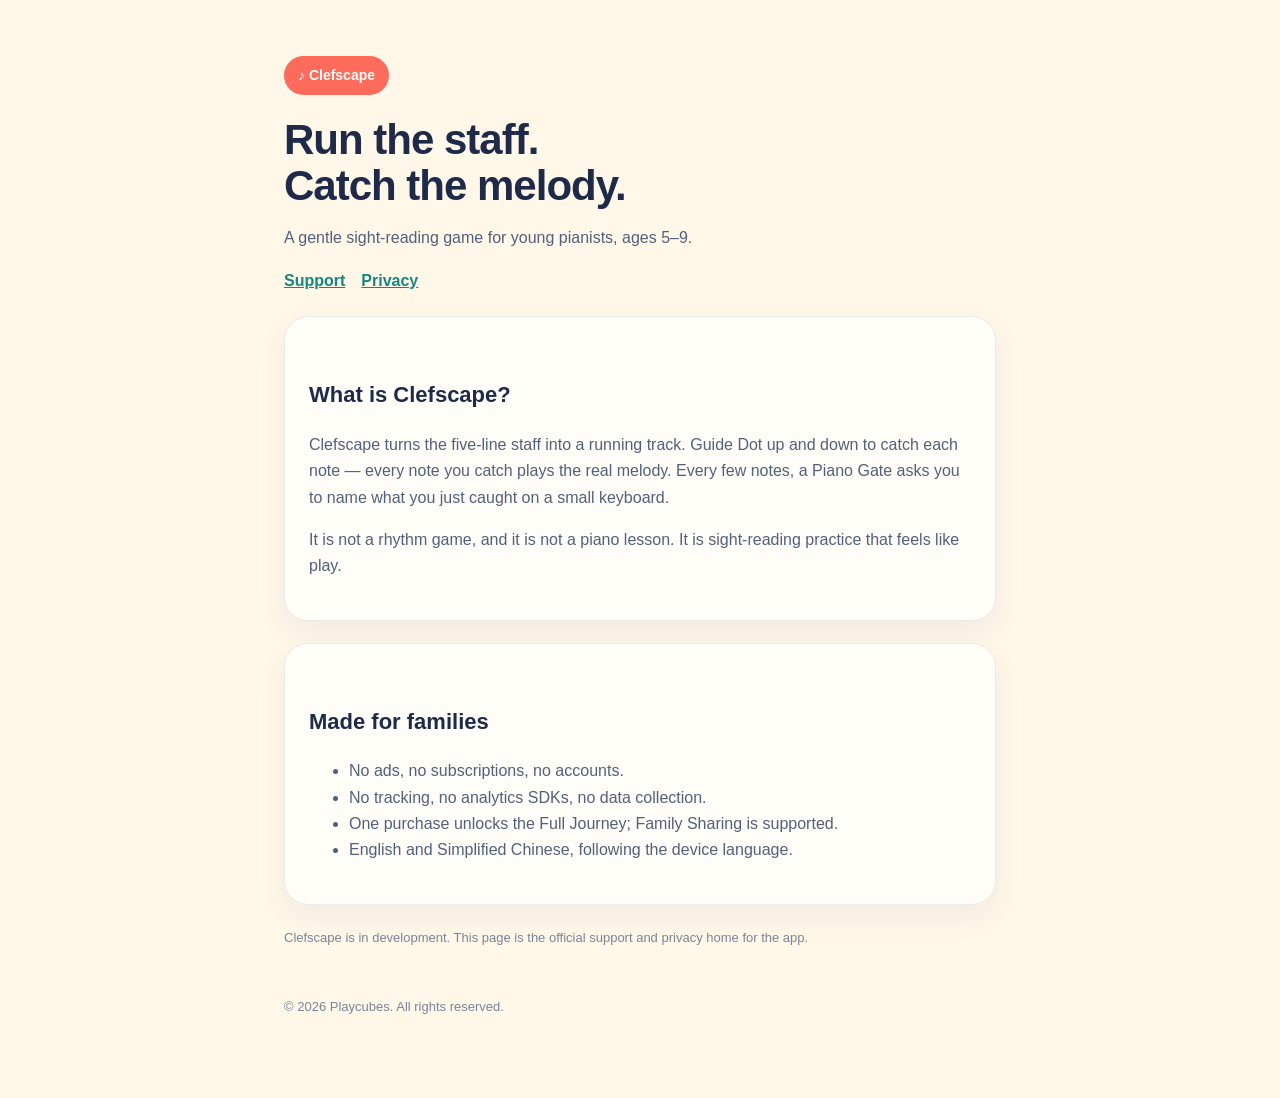
<file: index.html>
<!doctype html>
<html lang="en">
<head>
  <meta charset="utf-8">
  <meta name="viewport" content="width=device-width, initial-scale=1">
  <title>Clefscape — Piano Sight-Reading</title>
  <link rel="stylesheet" href="style.css">
</head>
<body>
<main>
  <span class="badge">♪ Clefscape</span>
  <h1>Run the staff.<br>Catch the melody.</h1>
  <p>A gentle sight-reading game for young pianists, ages 5–9.</p>
  <nav><a href="support.html">Support</a><a href="privacy.html">Privacy</a></nav>
  <div class="card">
    <h2>What is Clefscape?</h2>
    <p>Clefscape turns the five-line staff into a running track. Guide Dot up and down to catch each note — every note you catch plays the real melody. Every few notes, a Piano Gate asks you to name what you just caught on a small keyboard.</p>
    <p>It is not a rhythm game, and it is not a piano lesson. It is sight-reading practice that feels like play.</p>
  </div>
  <div class="card">
    <h2>Made for families</h2>
    <ul>
      <li>No ads, no subscriptions, no accounts.</li>
      <li>No tracking, no analytics SDKs, no data collection.</li>
      <li>One purchase unlocks the Full Journey; Family Sharing is supported.</li>
      <li>English and Simplified Chinese, following the device language.</li>
    </ul>
  </div>
  <p class="small">Clefscape is in development. This page is the official support and privacy home for the app.</p>
  <footer>© 2026 Playcubes. All rights reserved.</footer>
</main>
</body>
</html>
</file>
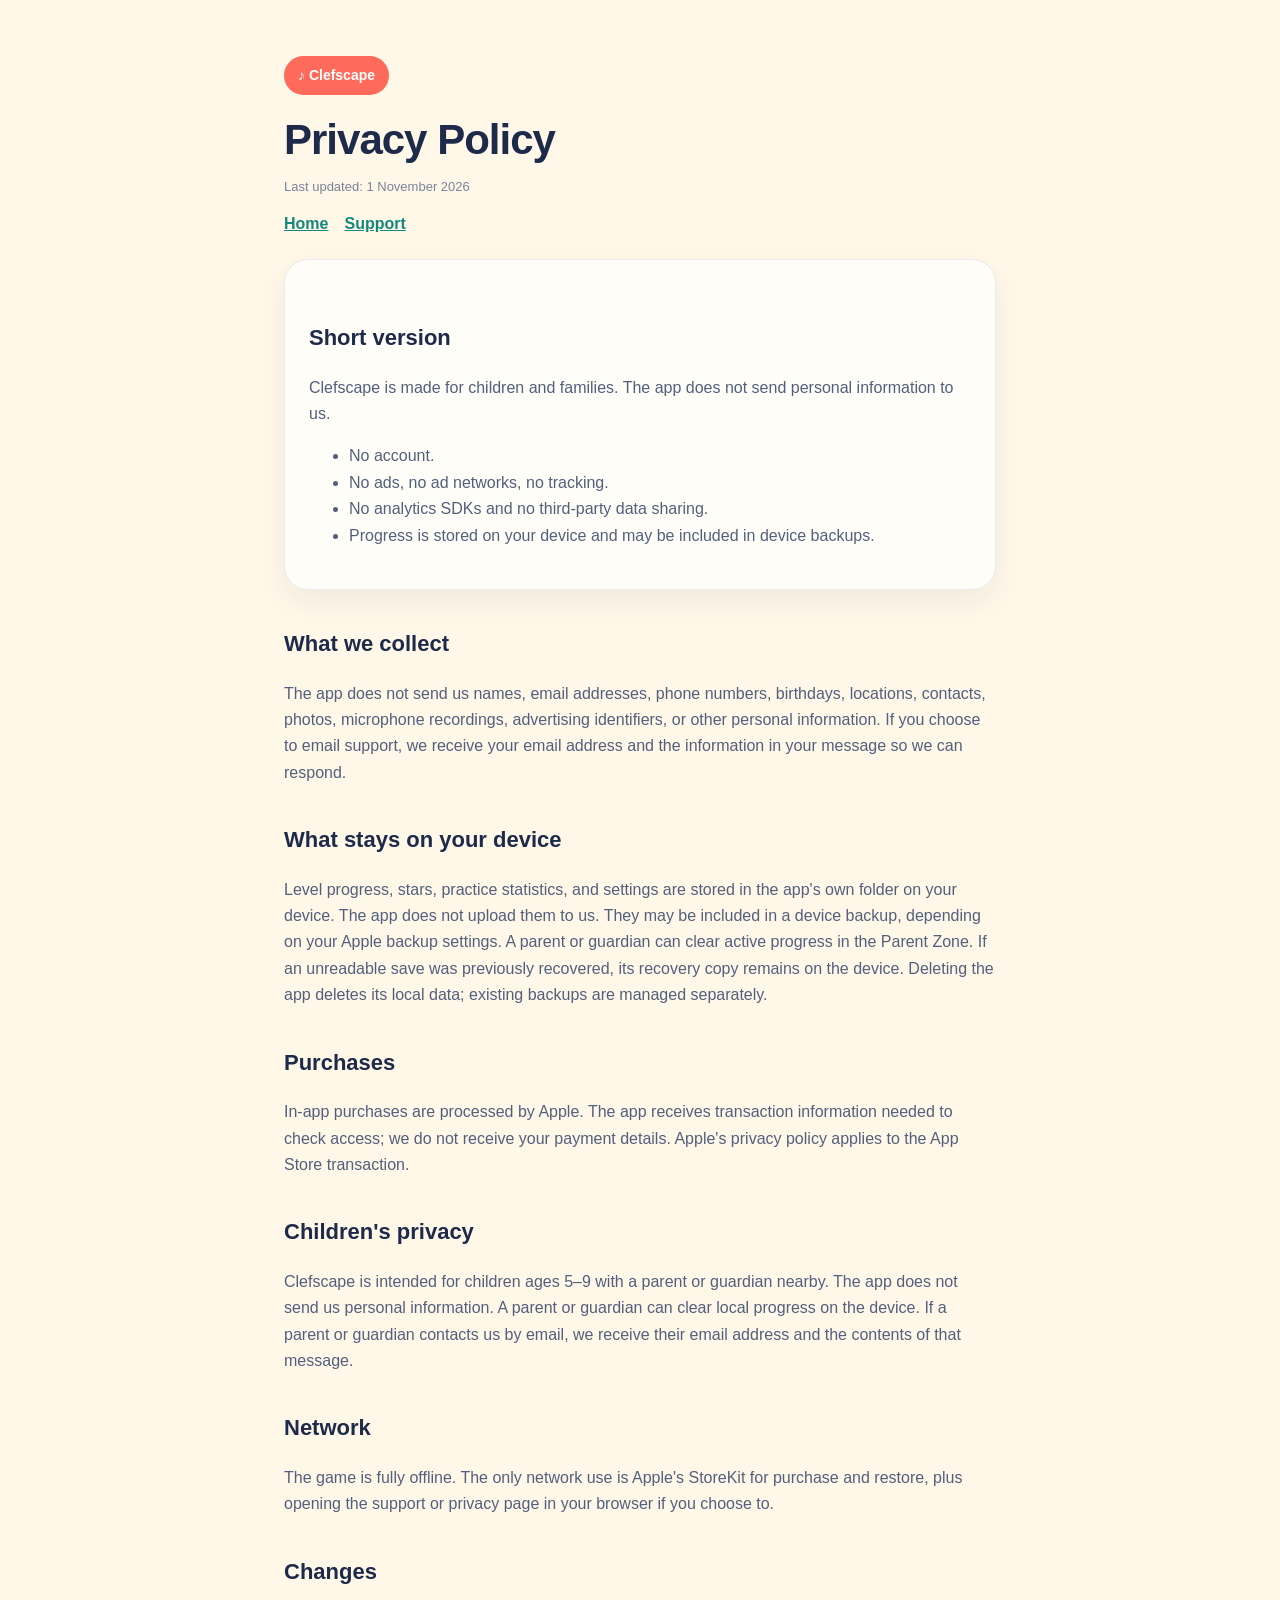
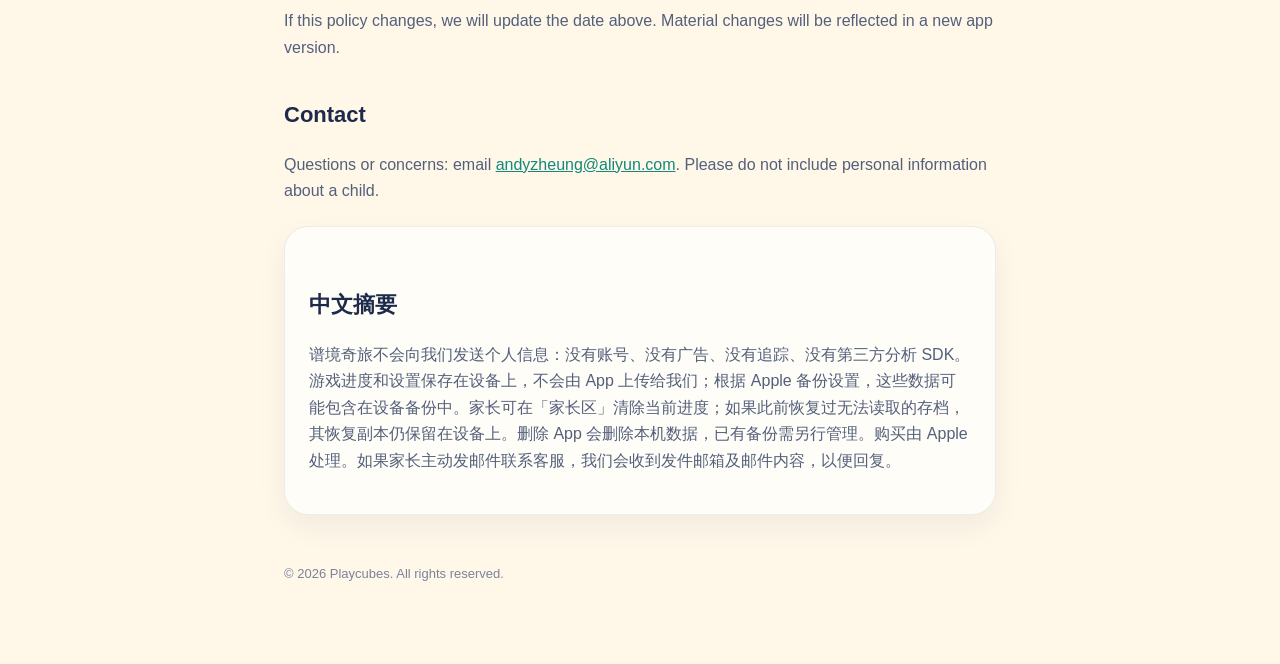
<file: privacy.html>
<!doctype html>
<html lang="en">
<head>
  <meta charset="utf-8">
  <meta name="viewport" content="width=device-width, initial-scale=1">
  <title>Privacy — Clefscape</title>
  <link rel="stylesheet" href="style.css">
</head>
<body>
<main>
  <span class="badge">♪ Clefscape</span>
  <h1>Privacy Policy</h1>
  <p class="small">Last updated: 1 November 2026</p>
  <nav><a href="index.html">Home</a><a href="support.html">Support</a></nav>

  <div class="card">
    <h2>Short version</h2>
    <p>Clefscape is made for children and families. The app does not send personal information to us.</p>
    <ul>
      <li>No account.</li>
      <li>No ads, no ad networks, no tracking.</li>
      <li>No analytics SDKs and no third-party data sharing.</li>
      <li>Progress is stored on your device and may be included in device backups.</li>
    </ul>
  </div>

  <h2>What we collect</h2>
  <p>The app does not send us names, email addresses, phone numbers, birthdays, locations, contacts, photos, microphone recordings, advertising identifiers, or other personal information. If you choose to email support, we receive your email address and the information in your message so we can respond.</p>

  <h2>What stays on your device</h2>
  <p>Level progress, stars, practice statistics, and settings are stored in the app's own folder on your device. The app does not upload them to us. They may be included in a device backup, depending on your Apple backup settings. A parent or guardian can clear active progress in the Parent Zone. If an unreadable save was previously recovered, its recovery copy remains on the device. Deleting the app deletes its local data; existing backups are managed separately.</p>

  <h2>Purchases</h2>
  <p>In-app purchases are processed by Apple. The app receives transaction information needed to check access; we do not receive your payment details. Apple's privacy policy applies to the App Store transaction.</p>

  <h2>Children's privacy</h2>
  <p>Clefscape is intended for children ages 5–9 with a parent or guardian nearby. The app does not send us personal information. A parent or guardian can clear local progress on the device. If a parent or guardian contacts us by email, we receive their email address and the contents of that message.</p>

  <h2>Network</h2>
  <p>The game is fully offline. The only network use is Apple's StoreKit for purchase and restore, plus opening the support or privacy page in your browser if you choose to.</p>

  <h2>Changes</h2>
  <p>If this policy changes, we will update the date above. Material changes will be reflected in a new app version.</p>

  <h2>Contact</h2>
  <p>Questions or concerns: email <a href="mailto:andyzheung@aliyun.com">andyzheung@aliyun.com</a>. Please do not include personal information about a child.</p>

  <div class="card">
    <h2>中文摘要</h2>
    <p>谱境奇旅不会向我们发送个人信息：没有账号、没有广告、没有追踪、没有第三方分析 SDK。游戏进度和设置保存在设备上，不会由 App 上传给我们；根据 Apple 备份设置，这些数据可能包含在设备备份中。家长可在「家长区」清除当前进度；如果此前恢复过无法读取的存档，其恢复副本仍保留在设备上。删除 App 会删除本机数据，已有备份需另行管理。购买由 Apple 处理。如果家长主动发邮件联系客服，我们会收到发件邮箱及邮件内容，以便回复。</p>
  </div>

  <footer>© 2026 Playcubes. All rights reserved.</footer>
</main>
</body>
</html>
</file>
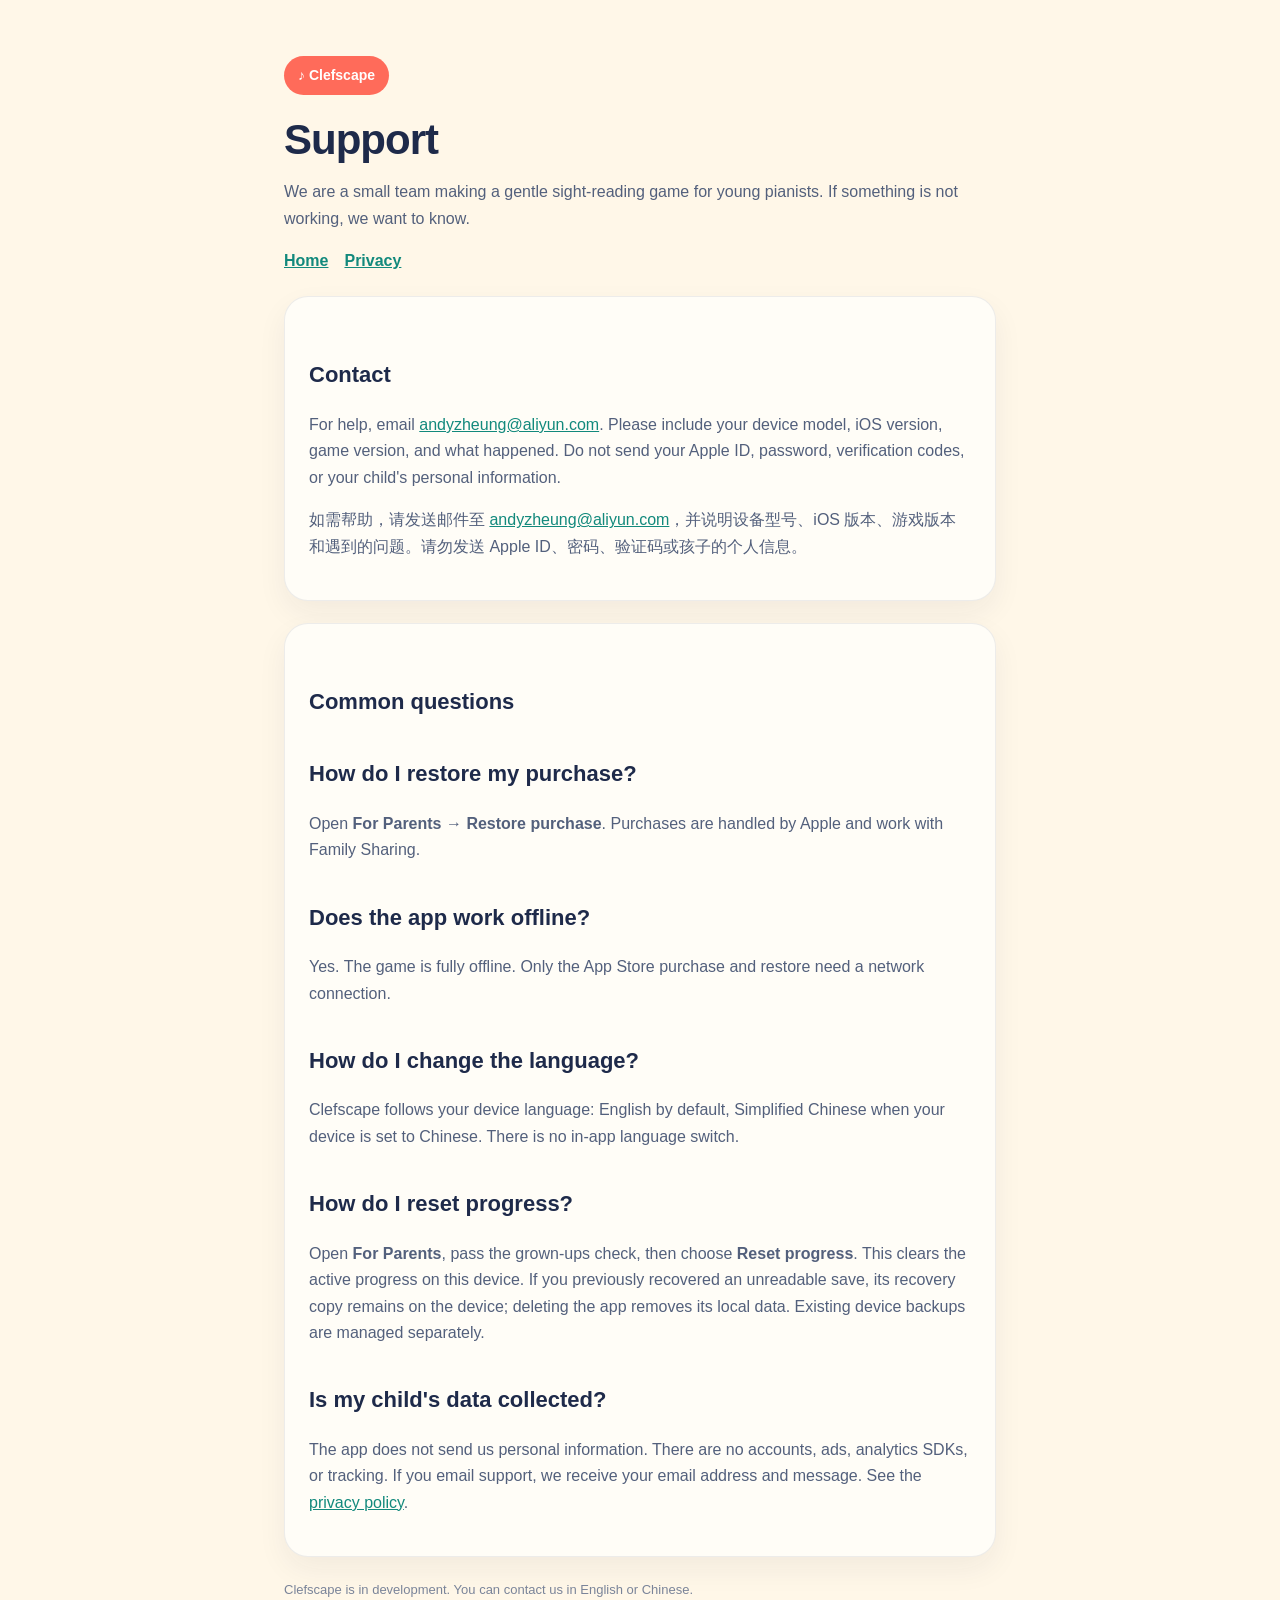
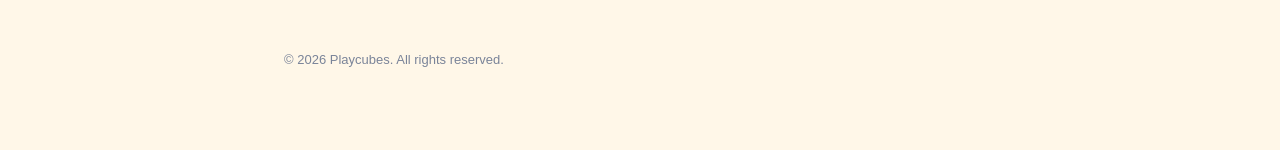
<file: support.html>
<!doctype html>
<html lang="en">
<head>
  <meta charset="utf-8">
  <meta name="viewport" content="width=device-width, initial-scale=1">
  <title>Support — Clefscape</title>
  <link rel="stylesheet" href="style.css">
</head>
<body>
<main>
  <span class="badge">♪ Clefscape</span>
  <h1>Support</h1>
  <p>We are a small team making a gentle sight-reading game for young pianists. If something is not working, we want to know.</p>
  <nav><a href="index.html">Home</a><a href="privacy.html">Privacy</a></nav>

  <div class="card">
    <h2>Contact</h2>
    <p>For help, email <a href="mailto:andyzheung@aliyun.com">andyzheung@aliyun.com</a>. Please include your device model, iOS version, game version, and what happened. Do not send your Apple ID, password, verification codes, or your child's personal information.</p>
    <p>如需帮助，请发送邮件至 <a href="mailto:andyzheung@aliyun.com">andyzheung@aliyun.com</a>，并说明设备型号、iOS 版本、游戏版本和遇到的问题。请勿发送 Apple ID、密码、验证码或孩子的个人信息。</p>
  </div>

  <div class="card">
    <h2>Common questions</h2>
    <h2>How do I restore my purchase?</h2>
    <p>Open <strong>For Parents</strong> → <strong>Restore purchase</strong>. Purchases are handled by Apple and work with Family Sharing.</p>
    <h2>Does the app work offline?</h2>
    <p>Yes. The game is fully offline. Only the App Store purchase and restore need a network connection.</p>
    <h2>How do I change the language?</h2>
    <p>Clefscape follows your device language: English by default, Simplified Chinese when your device is set to Chinese. There is no in-app language switch.</p>
    <h2>How do I reset progress?</h2>
    <p>Open <strong>For Parents</strong>, pass the grown-ups check, then choose <strong>Reset progress</strong>. This clears the active progress on this device. If you previously recovered an unreadable save, its recovery copy remains on the device; deleting the app removes its local data. Existing device backups are managed separately.</p>
    <h2>Is my child's data collected?</h2>
    <p>The app does not send us personal information. There are no accounts, ads, analytics SDKs, or tracking. If you email support, we receive your email address and message. See the <a href="privacy.html">privacy policy</a>.</p>
  </div>

  <p class="small">Clefscape is in development. You can contact us in English or Chinese.</p>
  <footer>© 2026 Playcubes. All rights reserved.</footer>
</main>
</body>
</html>
</file>
<file: style.css>
:root { color-scheme: light; }
* { box-sizing: border-box; }
body {
  margin: 0; background: #FFF7E8; color: #1E2A4A;
  font-family: -apple-system, BlinkMacSystemFont, "SF Pro Rounded", "PingFang SC", "Segoe UI", sans-serif;
  line-height: 1.65;
}
main { max-width: 760px; margin: 0 auto; padding: 56px 24px 80px; }
.badge { display: inline-flex; align-items: center; gap: 8px; background: #FF6B5A; color: white; border-radius: 999px; padding: 8px 14px; font-weight: 700; font-size: 14px; }
h1 { font-size: 42px; line-height: 1.1; margin: 22px 0 8px; letter-spacing: -1px; }
h2 { font-size: 22px; margin-top: 36px; }
p, li { color: #53607C; font-size: 16px; }
a { color: #12897C; }
.card { background: #FFFDF7; border: 1px solid rgba(30,42,74,.08); border-radius: 24px; padding: 24px; box-shadow: 0 12px 30px rgba(30,42,74,.06); margin: 22px 0; }
.small { font-size: 13px; color: #7A8499; }
nav a { margin-right: 16px; font-weight: 600; }
footer { margin-top: 48px; font-size: 13px; color: #7A8499; }
</file>
